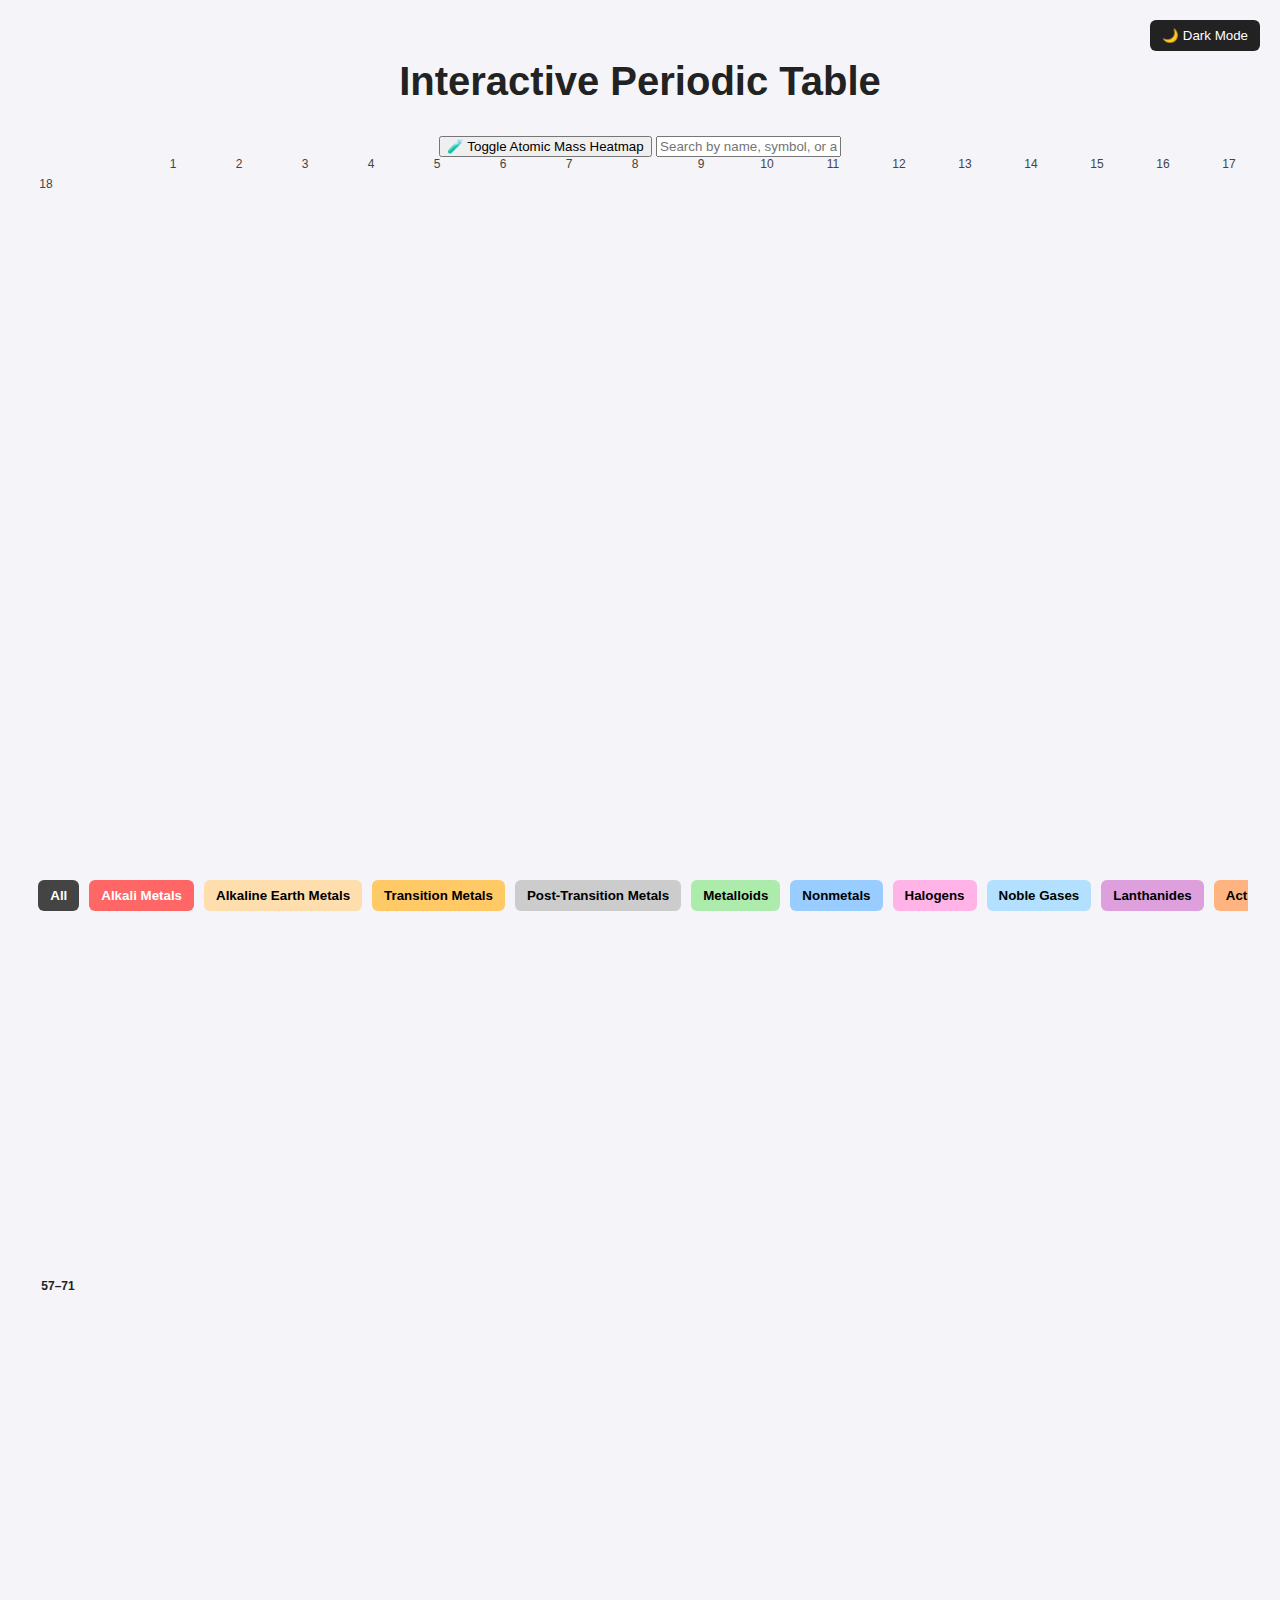
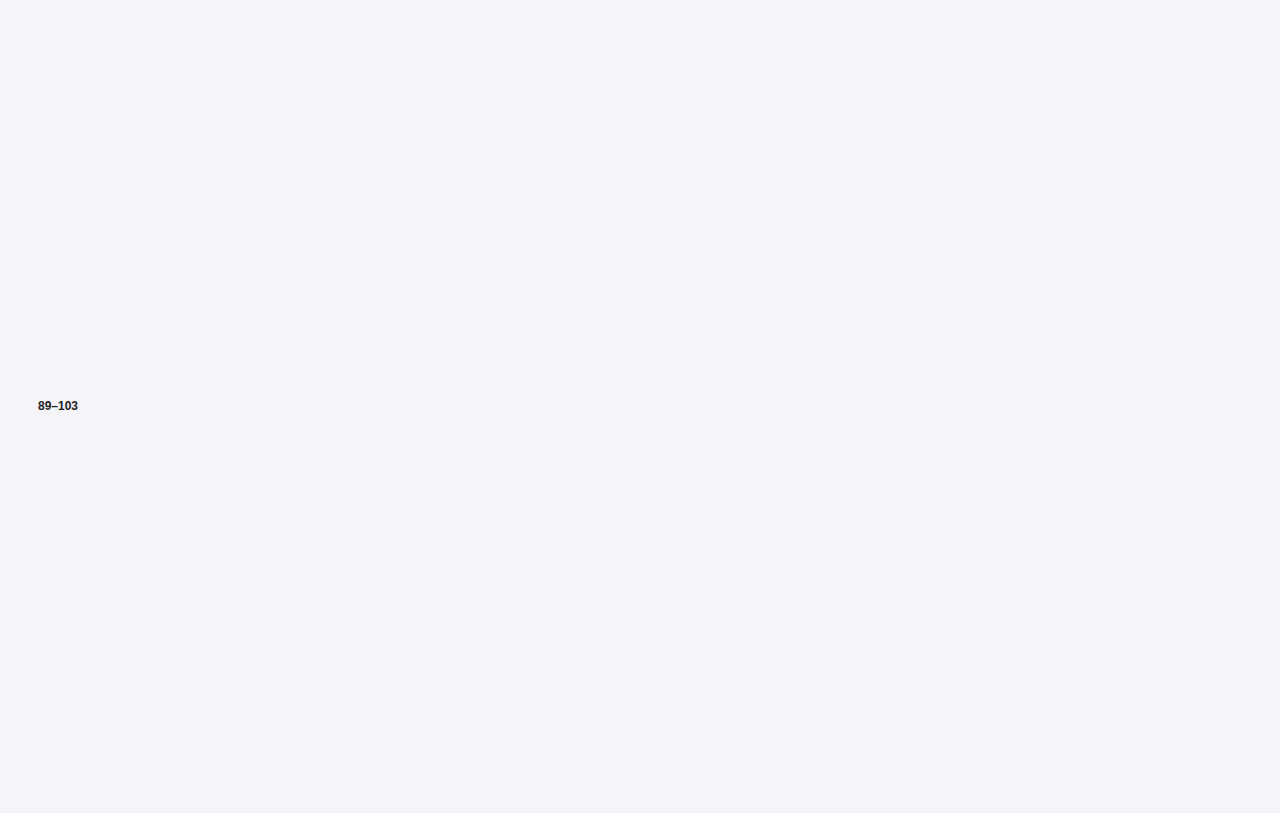
<file: index.html>
<!DOCTYPE html>
<html lang="en">
<head>
  <meta charset="UTF-8" />
  <meta name="viewport" content="width=device-width, initial-scale=1.0" />
  <title>Interactive Periodic Table</title>
  <link rel="icon" href="favicon.ico" type="image/x-icon" />
  <link rel="stylesheet" href="style.css" />
</head>
<body>

  <header>
    <h1>Interactive Periodic Table</h1>
    <div class="controls">
      <button id="themeToggle">🌙 Dark Mode</button>
      <button id="heatmapToggle">🧪 Toggle Atomic Mass Heatmap</button>
      <input type="text" id="searchInput" placeholder="Search by name, symbol, or atomic number" />
    </div>
  </header>

<div class="grid-container">
  <div class="group-numbers"></div>

  <div class="periodic-table-with-labels">
    <div class="period-numbers"></div>

<div class="periodic-wrapper">
  <!-- MAIN GRID -->
  <div class="periodic-table" id="table"></div>

  <!-- CATEGORY BUTTONS UNDER MAIN TABLE -->
  <div class="filters">
    <button data-filter="all">All</button>
    <button data-filter="alkali-metal">Alkali Metals</button>
    <button data-filter="alkaline-earth-metal">Alkaline Earth Metals</button>
    <button data-filter="transition-metal">Transition Metals</button>
    <button data-filter="post-transition-metal">Post-Transition Metals</button>
    <button data-filter="metalloid">Metalloids</button>
    <button data-filter="nonmetal">Nonmetals</button>
    <button data-filter="halogen">Halogens</button>
    <button data-filter="noble-gas">Noble Gases</button>
    <button data-filter="lanthanide">Lanthanides</button>
    <button data-filter="actinide">Actinides</button>
  </div>

  <!-- CLOSELY ALIGNED LANTHANIDES & ACTINIDES -->
  <div class="bottom-section">
    <div class="row-label">57–71</div>
    <div class="periodic-table bottom" id="lanthanides"></div>
  </div>

  <div class="bottom-section">
    <div class="row-label">89–103</div>
    <div class="periodic-table bottom" id="actinides"></div>
  </div>
</div>


  <!-- Modal -->
  <div id="elementModal" class="modal">
    <div class="modal-content">
      <span class="close">&times;</span>
      <h2 id="modal-name"></h2>
      <p><strong>Symbol:</strong> <span id="modal-symbol"></span></p>
      <p><strong>Atomic Number:</strong> <span id="modal-number"></span></p>
      <p><strong>Atomic Mass:</strong> <span id="modal-mass"></span></p>
      <p><strong>Category:</strong> <span id="modal-category"></span></p>
      <p><strong>Group:</strong> <span id="modal-group"></span></p>
      <p><strong>Period:</strong> <span id="modal-period"></span></p>
    </div>
  </div>

  <script src="script.js"></script>
</body>
</html>
</file>
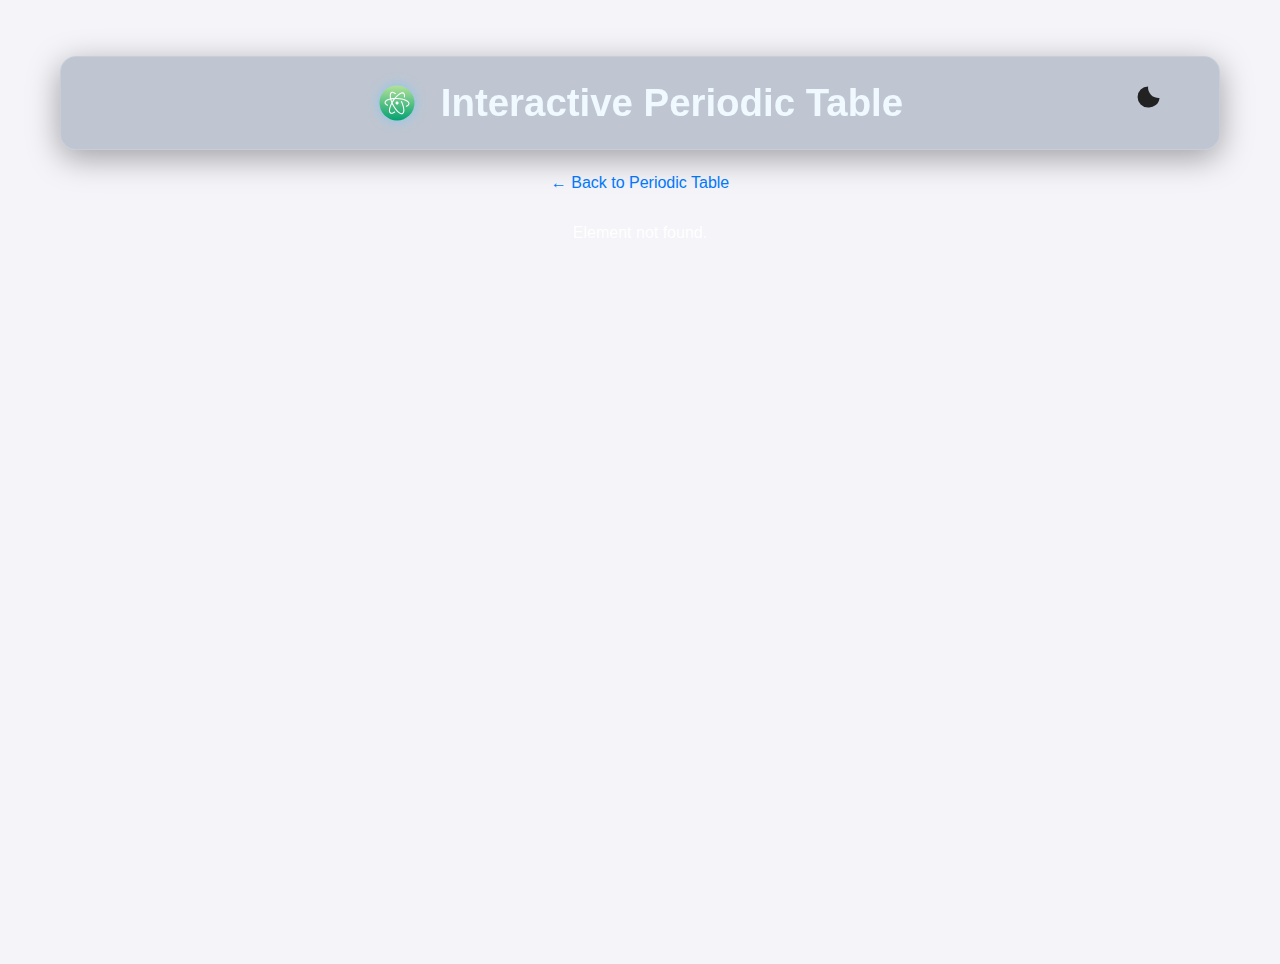
<file: element.html>
<!DOCTYPE html>
<html lang="en">
<head>
  <meta charset="UTF-8" />
  <title>Element Details</title>
  <link rel="stylesheet" href="element.css" />
  <link href="https://fonts.googleapis.com/css2?family=Roboto:wght@400;700&display=swap" rel="stylesheet">
</head>
<body>
   <header class="page-header">
    <div class="logo-title">
    <img src="atom.svg" alt="Atomic Icon" class="atomic-icon" />
    <h1>Interactive Periodic Table</h1>
    
  </div>

    <div class="controls">
<div class="top-right-controls">
  <button id="themeToggle" aria-label="Toggle theme">
    <span id="themeIcon">
      <!-- Moon SVG (default, for light mode) -->
      <svg id="moonIcon" width="28" height="28" viewBox="0 0 24 24" fill="none">
        <path d="M21 12.79A9 9 0 0111.21 3a7 7 0 100 18 9 9 0 009.79-8.21z" fill="#222"/>
      </svg>
      <!-- Sun SVG (hidden by default) -->
      <svg id="sunIcon" width="28" height="28" viewBox="0 0 24 24" fill="none" style="display:none;">
        <circle cx="12" cy="12" r="5" fill="#FFD600"/>
        <g stroke="#FFD600" stroke-width="2">
          <line x1="12" y1="1" x2="12" y2="4"/>
          <line x1="12" y1="20" x2="12" y2="23"/>
          <line x1="4.22" y1="4.22" x2="5.64" y2="5.64"/>
          <line x1="18.36" y1="18.36" x2="19.78" y2="19.78"/>
          <line x1="1" y1="12" x2="4" y2="12"/>
          <line x1="20" y1="12" x2="23" y2="12"/>
          <line x1="4.22" y1="19.78" x2="5.64" y2="18.36"/>
          <line x1="18.36" y1="5.64" x2="19.78" y2="4.22"/>
        </g>
      </svg>
    </span>
  </button>
</div>

  </header>
  <!-- Moved here -->
  <a href="index.html" class="back-btn">← Back to Periodic Table</a>

  <div id="element-info"></div>
  <script src="element.js"></script>
  </div>


</body>
</html>
</file>
<file: style.css>
body {
  margin: 0;
  font-family: 'Segoe UI', sans-serif;
  background: #f4f4f9;
  color: #222;
  padding: 2rem;
  text-align: center;
}

h1 {
  margin-bottom: 2rem;
  font-size: 2.5rem;
}

.periodic-wrapper,
.grid-container {
  max-width: 100%;
  overflow-x: auto;
  padding: 0;
}

.periodic-table {
  display: grid;
  grid-template-columns: repeat(18, 60px);
  grid-template-rows: repeat(10, 60px);
  gap: 6px;
  justify-content: center;
  padding: 10px;
}

.periodic-table.bottom {
  grid-template-columns: repeat(15, 70px);
  gap: 10px;
}

.bottom-section {
  display: flex;
  align-items: center;
  gap: 10px;
  margin-top: 10px;
}

.row-label {
  width: 70px;
  font-weight: bold;
  text-align: center;
}

/* .element {
  width: 70px;
  height: 70px;
  border-radius: 10px;
  border: 2px solid #ccc;
  display: flex;
  flex-direction: column;
  justify-content: center;
  align-items: center;
  padding: 4px;
  box-sizing: border-box;
  transition: transform 0.2s ease, filter 0.3s ease;
  cursor: pointer;
} */

.element {
  width: 60px;
  height: 60px;
  font-size: 0.7rem;
  padding: 2px;
}

.element:hover {
  transform: scale(1.05);
  box-shadow: 0 0 10px rgba(0,0,0,0.2);
}

.element .number {
  font-size: 0.7rem;
}
.element .symbol {
  font-size: 1.2rem;
  font-weight: bold;
}

/* Consistent category-based color (light & dark) */
.element[data-category="alkali-metal"]           { background: #ff6666; color: #000; }
.element[data-category="alkaline-earth-metal"]   { background: #ffdead; color: #000; }
.element[data-category="transition-metal"]       { background: #ffc966; color: #000; }
.element[data-category="post-transition-metal"]  { background: #cccccc; color: #000; }
.element[data-category="metalloid"]              { background: #adebad; color: #000; }
.element[data-category="nonmetal"]               { background: #99ccff; color: #000; }
.element[data-category="halogen"]                { background: #ffb3e6; color: #000; }
.element[data-category="noble-gas"]              { background: #b3e0ff; color: #000; }
.element[data-category="lanthanide"]             { background: #dda0dd; color: #000; }
.element[data-category="actinide"]               { background: #ffb380; color: #000; }
.element[data-category="unknown"]                { background: #e0e0e0; color: #000; }

.dimmed {
  filter: grayscale(90%) opacity(0.3);
  transform: scale(0.95);
}

.filters {
  display: flex;
  flex-wrap: wrap;
  justify-content: center;
  gap: 10px;
  margin: 10px 0 20px;
}

.filters button {
  padding: 8px 12px;
  border: none;
  border-radius: 6px;
  font-weight: bold;
  color: #fff;
  cursor: default;
  transition: transform 0.2s;
}

/* Same button colors as element categories */
.filters [data-filter="alkali-metal"]           { background: #ff6666; }
.filters [data-filter="alkaline-earth-metal"]   { background: #ffdead; color: #000; }
.filters [data-filter="transition-metal"]       { background: #ffc966; color: #000; }
.filters [data-filter="post-transition-metal"]  { background: #cccccc; color: #000; }
.filters [data-filter="metalloid"]              { background: #adebad; color: #000; }
.filters [data-filter="nonmetal"]               { background: #99ccff; color: #000; }
.filters [data-filter="halogen"]                { background: #ffb3e6; color: #000; }
.filters [data-filter="noble-gas"]              { background: #b3e0ff; color: #000; }
.filters [data-filter="lanthanide"]             { background: #dda0dd; color: #000; }
.filters [data-filter="actinide"]               { background: #ffb380; color: #000; }
.filters [data-filter="all"]                    { background: #444; }

.filters button:hover {
  transform: scale(1.05);
}

/* Modal */
.modal {
  display: none;
  position: fixed;
  z-index: 99;
  left: 0; top: 0;
  width: 100%; height: 100%;
  background: rgba(0, 0, 0, 0.6);
}
.modal-content {
  background: white;
  margin: 10% auto;
  padding: 20px;
  border-radius: 10px;
  max-width: 400px;
  animation: fadeIn 0.3s ease;
  text-align: left;
  position: relative;
}
.modal .close {
  position: absolute;
  top: 10px;
  right: 15px;
  font-size: 1.5rem;
  cursor: pointer;
}
@keyframes fadeIn {
  from { opacity: 0; transform: scale(0.95); }
  to { opacity: 1; transform: scale(1); }
}

/* Theme toggle */
#themeToggle {
  position: absolute;
  top: 20px;
  right: 20px;
  padding: 8px 12px;
  background: #222;
  color: white;
  border: none;
  border-radius: 6px;
  cursor: pointer;
}

/* DARK MODE — only darken body, not colors */
body.dark {
  background: #121212;
  color: #f0f0f0;
}

body.dark .modal-content {
  background: #1e1e1e;
  color: white;
}

.bottom-tables {
  display: flex;
  flex-direction: column;
  gap: 10px;
  margin-top: 0;
}

.labelled-row {
  display: grid;
  grid-template-columns: 140px 1050px; /* label + 15 elements × 70px */
  justify-content: center;
  align-items: center;
}

.row-label {
  font-weight: bold;
  text-align: center;
    width: 50px;
  font-size: 0.75rem;
}

.periodic-table.lan-act {
  grid-template-columns: repeat(15, 60px);
  gap: 6px;
}

.grid-container {
  display: flex;
  flex-direction: column;
  align-items: center;
  margin-bottom: 20px;
}

.group-numbers {
  display: grid;
  grid-template-columns: 50px repeat(18, 60px); /* left offset + groups */
  gap: 6px;
  font-size: 0.75rem;
  color: #444;
  margin-bottom: 5px;
}

.group-numbers::before {
  content: ""; /* Align group numbers with grid */
  width: 60px;
}

.periodic-table-with-labels {
  display: flex;
  align-items: flex-start;
}

.period-numbers {
  display: grid;
  grid-template-rows: repeat(7, 60px);
  gap: 6px;
  width: 50px;
  text-align: center;
  font-size: 0.75rem;
  font-weight: bold;
  margin-right: 6px;
}

body.dark .group-numbers,
body.dark .period-numbers {
  color: #ccc;
}

.group-numbers div:hover,
.period-numbers div:hover {
  background-color: #444;
  color: #fff;
  border-radius: 6px;
  transform: scale(1.05);
  transition: 0.2s ease;
  cursor: default;
}

body.dark .group-numbers div:hover,
body.dark .period-numbers div:hover {
  background-color: #ddd;
  
}

@media (max-width: 768px) {
  .element {
    width: 40px;
    height: 40px;
    font-size: 0.6rem;
  }
  .element .symbol {
    font-size: 1rem;
  }
  .group-numbers,
  .period-numbers {
    font-size: 0.65rem;
  }
}
</file>
<file: element.css>
body {
  margin: 0;
  font-family: 'Segoe UI', sans-serif;
  background: #f4f4f9;
  color: white;
  padding: 2rem;
  text-align: center;
  min-height: 100vh;
   transition: background-color 0.3s ease;

}

html {
  scroll-behavior: smooth;
}


body.dark {
  background-color: #121212;
  color: white;
}

body.dark .card {
  background-color: #1e1e1e;
  color: white;
}

body.dark .category-color {
  background-color: #333;
  color: white;
}

body.dark select#bohr-mode-toggle {
  background-color: #2c2c2c;
  color: white;
  border: 1px solid #555;
}


body.dark .property-table th,
body.dark .property-table td {
  color: white;
  border-color: #444;
}

h1 {
  margin-bottom: 2rem;
   font-size: clamp(1.5rem, 5vw, 2.5rem);
}

.page-header {
  width: 90%;
  padding: 1.5rem 2rem;
  background: rgba(30, 60, 90, 0.25); /* Soft blue glass background */
  backdrop-filter: blur(12px);
  -webkit-backdrop-filter: blur(12px);
  border: 1px solid rgba(255, 255, 255, 0.15);
  border-radius: 16px;
  box-shadow: 0 8px 32px rgba(0, 0, 0, 0.35);
  color: #f0f9ff; /* Light blue-white text */
  display: flex;
  align-items: center;
  justify-content: center;
  text-align: center;
  margin: 1.5rem auto;
  max-width: 100%;
  transition: all 0.3s ease;
}

.logo-title {
  display: flex;
  align-items: center;
  justify-content: center;
  gap: 0.75rem;
  flex-wrap: wrap;
  width: 100%;
}

.page-header h1 {
  /* font-size: 2rem; */
  font-size: clamp(1.5rem, 3vw, 2.5rem);
  font-weight: 600;
  margin: 0;
}

.page-header p {
  font-size: 1rem;
  margin-top: 0.5rem;
  color: #ccc;
}

.atomic-icon {
  width: 40px;
  height: 40px;
  margin-right: 12px;
  animation: pulse 2s ease-in-out infinite;
  filter: drop-shadow(0 0 6px rgba(100, 200, 255, 0.6));
}

@keyframes pulse {
  0%, 100% {
    transform: scale(1);
    opacity: 1;
  }
  50% {
    transform: scale(1.08);
    opacity: 0.85;
  }
}

.container {
  max-width: 900px;
  margin: 2rem auto;
  padding: 1rem;
  font-family: 'Roboto', sans-serif;
  color: #222;
}

.card {
  background: #ffffff;
  border-radius: 12px;
  box-shadow: 0 4px 12px rgba(0,0,0,0.08);
  padding: 1.5rem;
  margin-bottom: 1.5rem;
  width: 100%;
  height: auto;
  display: flex;
  flex-direction: column;
  transition: background-color 0.3s ease;
}

.element-header {
  display: flex;
  align-items: center;
  justify-content: space-between;
  gap: 16px;
  flex-wrap: wrap;
}

.element-symbol {
  font-size: 48px;
  font-weight: bold;
  width: 80px;
  height: 80px;
  background-color: #333;
  color: white;
  display: flex;
  align-items: center;
  justify-content: center;
  border-radius: 16px;
}

.element-name {
  font-size: 24px;
  font-weight: 600;
}

.atomic-number {
  font-size: 14px;
  color: #aaa;
}

.category-color {
  background-color: #333;
  padding: 6px 12px;
  border-radius: 8px;
  margin-top: 10px;
  display: inline-block;
  font-size: 0.9rem;
  color: white;
}

.property-table {
  width: 100%;
  border-collapse: collapse;
  margin-top: 10px;
}

.property-table th,
.property-table td {
  text-align: left;
  padding: 8px;
  border-bottom: 1px solid #000000;
  transition: background-color 0.3s ease, color 0.3s ease;
}

.property-table th {
  width: 200px;
  color: #000000;
}

.element-image {
  max-width: 100%;
  height: 250px;
  display: block;
  margin: 10px auto;
  border-radius: 12px;
}

.element-image-modal {
  max-width: 100%;
  height: 200px;
  display: block;
  margin: 10px auto;
  border-radius: 12px;
}

select#bohr-mode-toggle {
  background: #f0f0f0;
  border: 1px solid #ccc;
  padding: 0.3rem 0.5rem;
  border-radius: 6px;
}

/* Optional: Category colors */
.category-metalloid { color: #99ccff; }
.category-noble-gas { color: #b3e0ff; }
.category-alkali-metal { color: #ff6666; }
.category-alkaline-earth-metal { color: #ffdead; }
.category-transition-metal { color: #ffc966; }
.category-post-transition-metal { color:#814db3; }
.category-other-nonmetal { color:  #99ccff; }
.category-halogen { color: #ffb3e6; }
.category-lanthanide { color:  #dda0dd; }
.category-actinide { color:#ffb380; }
/* Add more as needed */

/* Responsive */
@media (max-width: 768px) {
  .container {
    grid-template-columns: 1fr;
  }
}

#bohr-model {
  position: relative;
  width: 300px;
  height: 300px;
  margin: 20px auto 0;
}

.orbit {
  position: absolute;
  border: 1px dashed #888;
  border-radius: 50%;
  ;
}

.electron {
  position: absolute;
  width: 8px;
  height: 8px;
  background-color: cyan;
  border-radius: 50%;
 
}

#bohr-model svg {
  width: 100%;
  height: 100%;
}


@keyframes spin {
  from { transform: rotate(0deg); }
  to   { transform: rotate(360deg); }
}

.back-btn {
  display: inline-block;
  margin-bottom: 1rem;
  font-size: 1rem;
  color: #007bff;
  text-decoration: none;
}
.back-btn:hover {
  text-decoration: underline;
}

#themeToggle {
  position: absolute;
  right: 50px;
  top: 20px;
  background: none;
  border: none;
  cursor: pointer;
  padding: 6px;
  z-index: 100;
  border-radius: 50%;
  transition: background 0.2s;
}

#themeToggle:hover {
  background: rgba(0,0,0,0.07);
}
</file>
